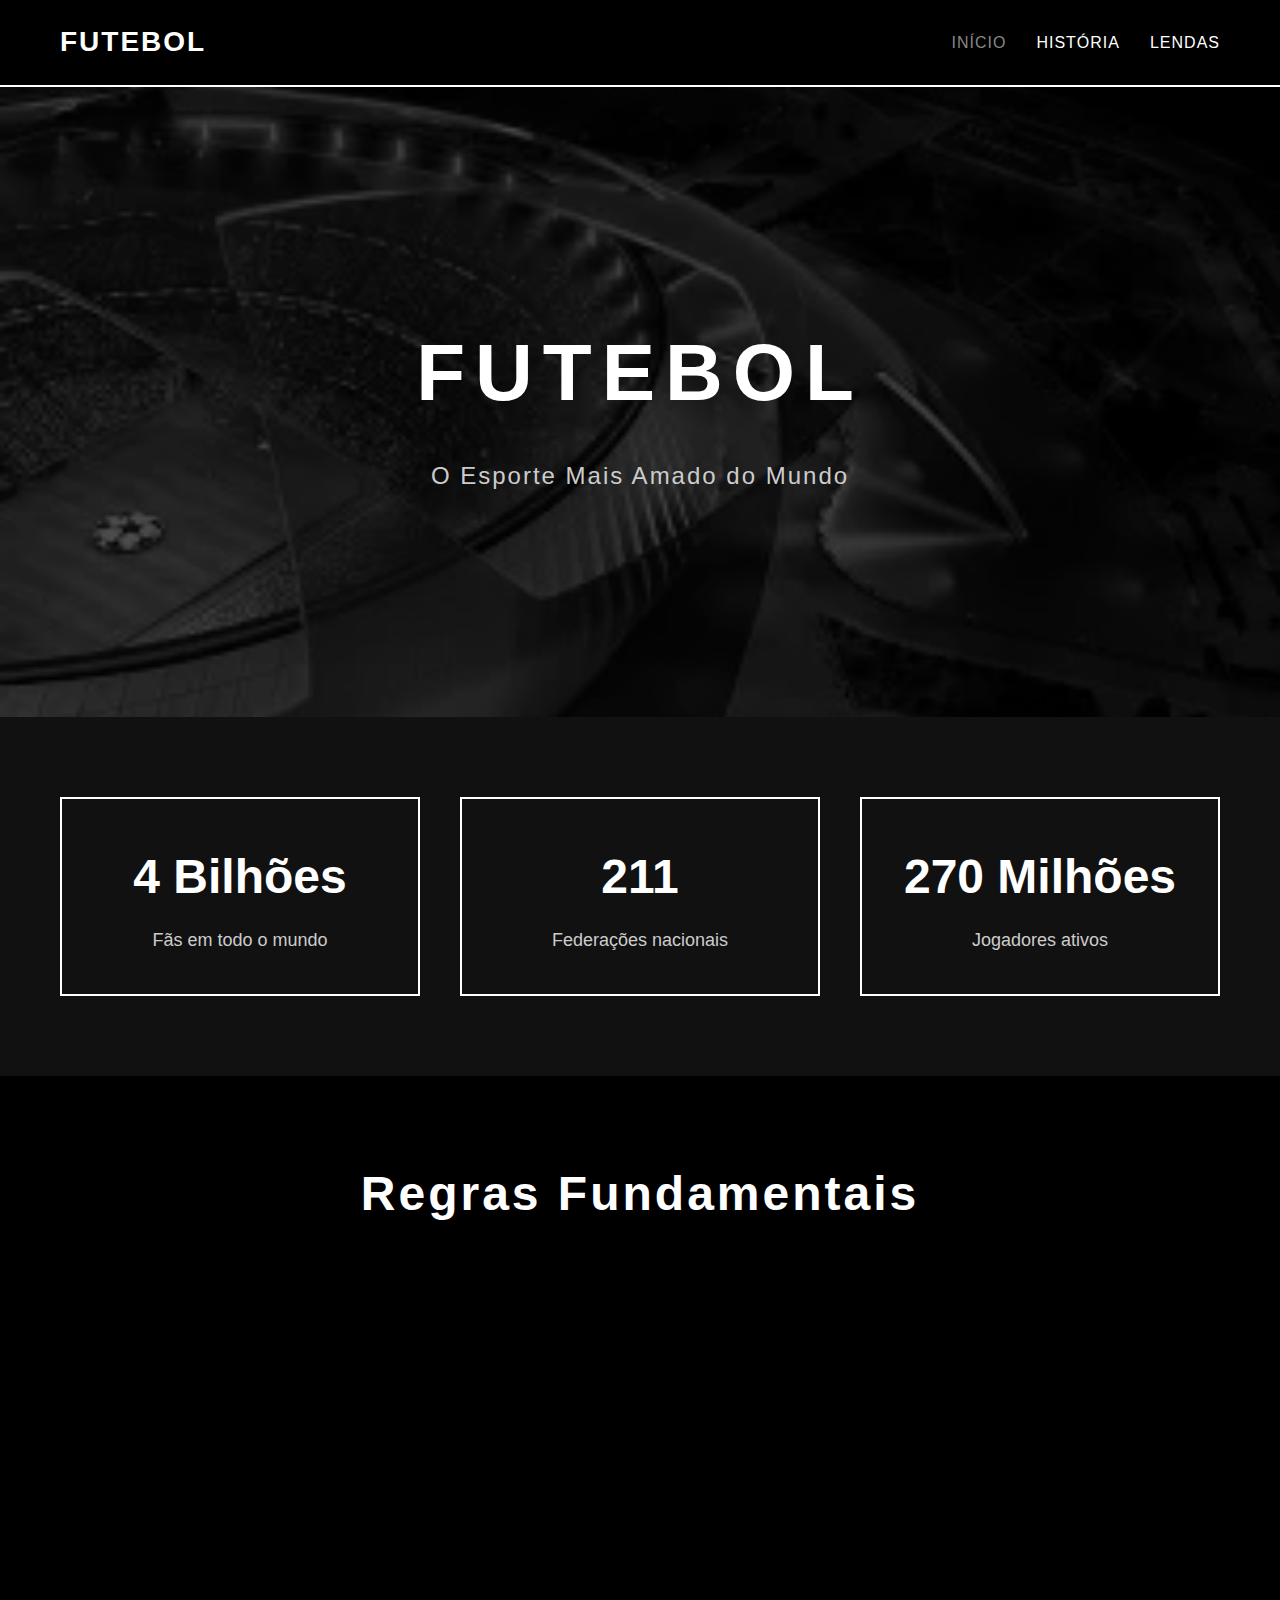
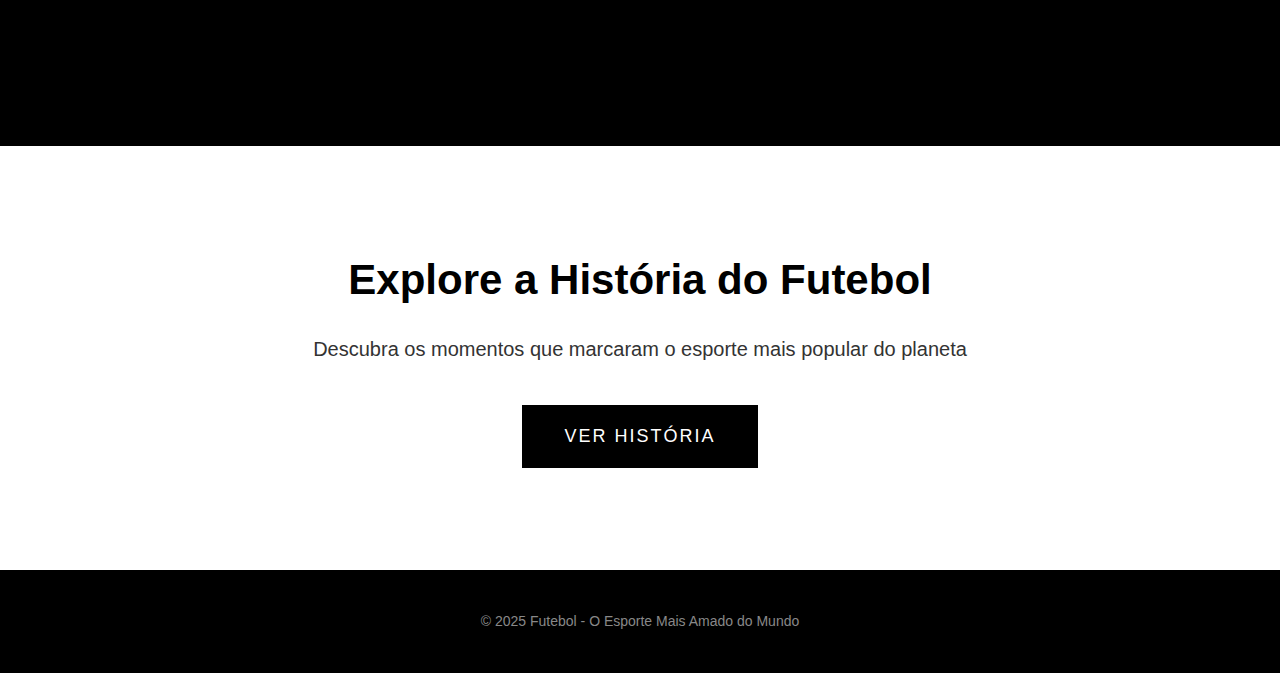
<file: index.html>
<!DOCTYPE html>
<html lang="pt-BR">
<head>
    <meta charset="UTF-8">
    <meta name="viewport" content="width=device-width, initial-scale=1.0">
    <title>Futebol - O Esporte Mais Amado do Mundo</title>
    <link rel="stylesheet" href="css/styles.css">
</head>
<body>
    <nav class="navbar">
        <div class="nav-container">
            <a href="index.html" class="logo">FUTEBOL</a>
            <ul class="nav-menu">
                <li><a href="index.html" class="active">Início</a></li>
                <li><a href="historia.html">História</a></li>
                <li><a href="lendas.html">Lendas</a></li>
            </ul>
        </div>
    </nav>

    <main>
        <section class="hero">
            <div class="hero-content">
                <h1>FUTEBOL</h1>
                <p class="hero-subtitle">O Esporte Mais Amado do Mundo</p>
            </div>
            <img src="/images/champions.webp " width="100" height="300" alt="Estádio de futebol" class="hero-image">
        </section>

        <section class="stats">
            <div class="container">
                <div class="stats-grid">
                    <div class="stat-card">
                        <h2>4 Bilhões</h2>
                        <p>Fãs em todo o mundo</p>
                    </div>
                    <div class="stat-card">
                        <h2>211</h2>
                        <p>Federações nacionais</p>
                    </div>
                    <div class="stat-card">
                        
                        <h2>270 Milhões</h2>
                        <p>Jogadores ativos</p>
                    </div>
                </div>
            </div>
        </section>

        <section class="rules">
            <div class="container">
                <h2 class="section-title">Regras Fundamentais</h2>
                <div class="rules-grid">
                    <div class="rule-card">
                        <div class="rule-number">11</div>
                        <h3>Jogadores</h3>
                        <p>Cada time possui 11 jogadores em campo, incluindo o goleiro</p>
                    </div>
                    <div class="rule-card">
                        <div class="rule-number">90</div>
                        <h3>Minutos</h3>
                        <p>Duração da partida dividida em dois tempos de 45 minutos</p>
                    </div>
                    <div class="rule-card">
                        <div class="rule-number">3</div>
                        <h3>Pontos</h3>
                        <p>Vitória vale 3 pontos, empate 1 ponto, derrota 0 pontos</p>
                    </div>
                    <div class="rule-card">
                        <div class="rule-number">⚽</div>
                        <h3>Objetivo</h3>
                        <p>Marcar mais gols que o adversário usando qualquer parte do corpo exceto mãos e braços</p>
                    </div>
                </div>
            </div>
        </section>

        <section class="cta">
            <div class="container">
                <h2>Explore a História do Futebol</h2>
                <p>Descubra os momentos que marcaram o esporte mais popular do planeta</p>
                <a href="historia.html" class="btn">Ver História</a>
            </div>
        </section>
    </main>

    <footer>
        <div class="container">
            <p>&copy; 2025 Futebol - O Esporte Mais Amado do Mundo</p>
        </div>
    </footer>

    <script src="script.js"></script>
</body>
</html>
</file>
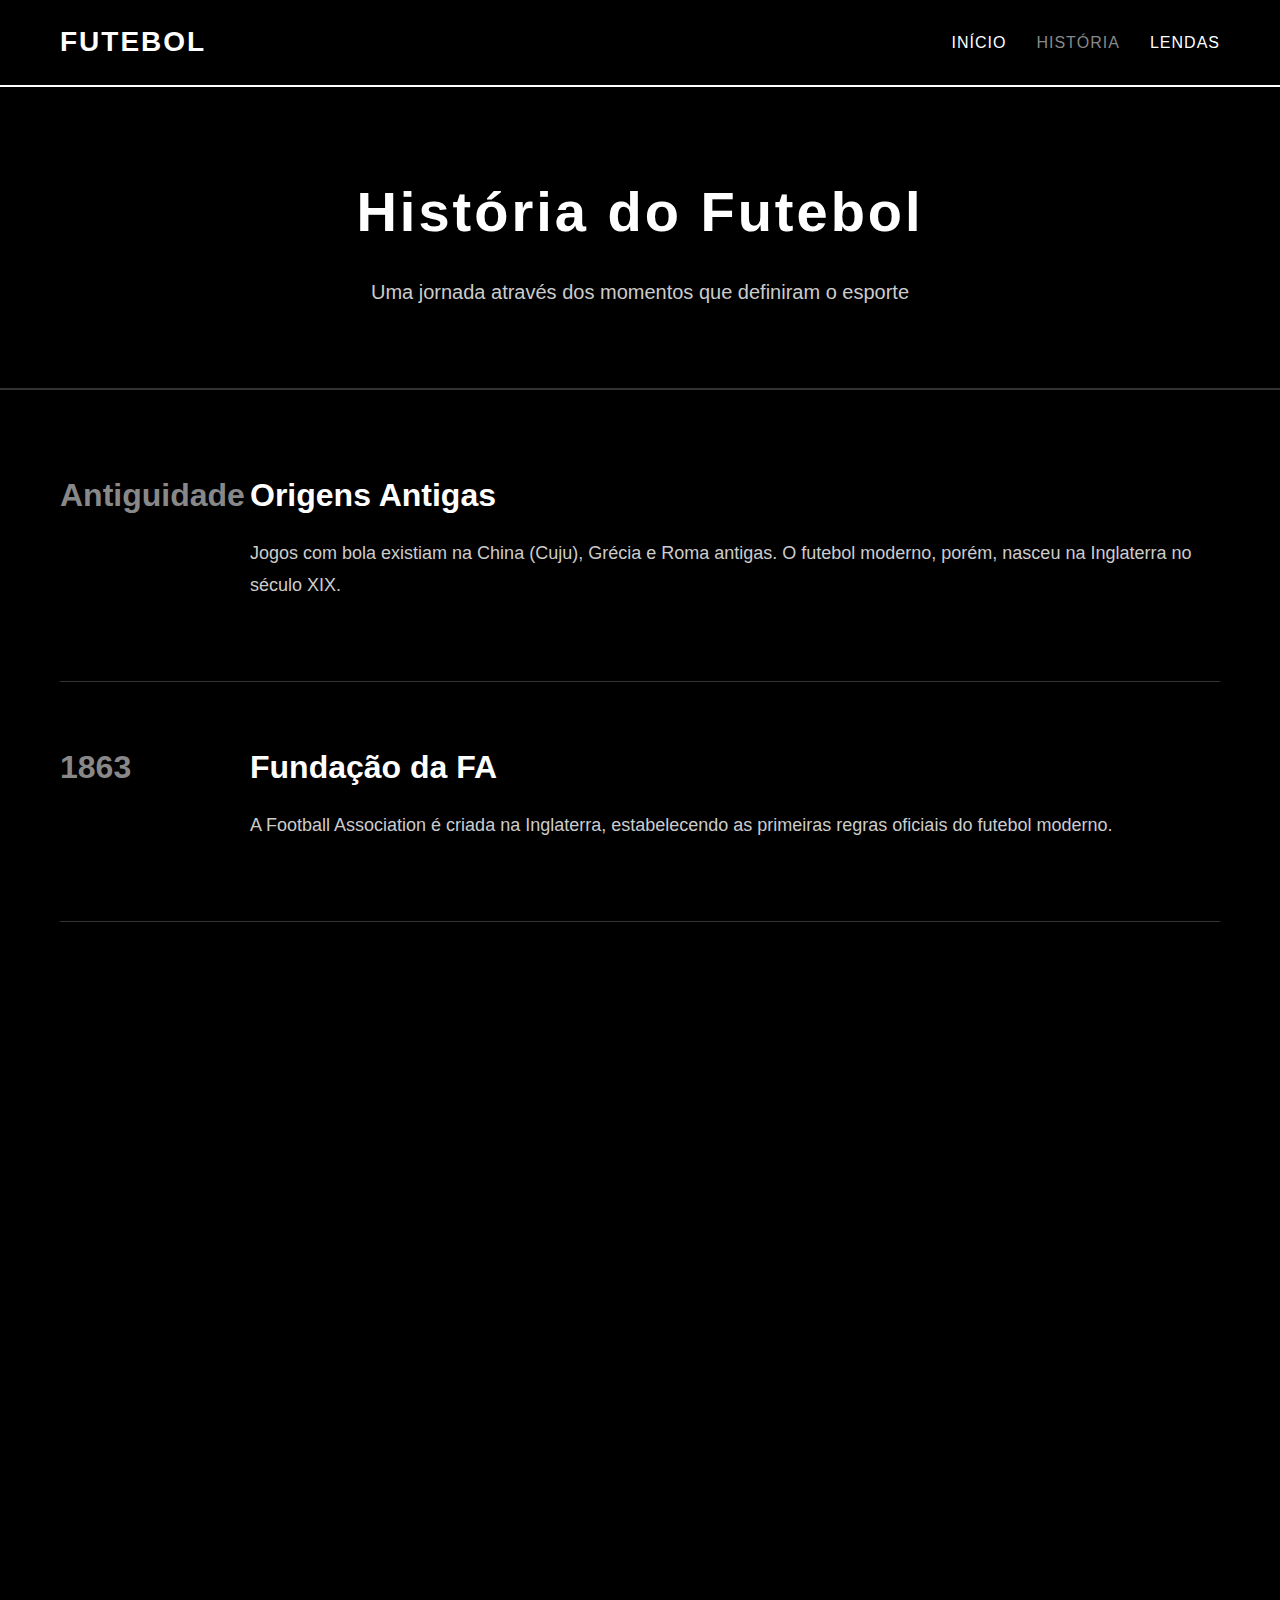
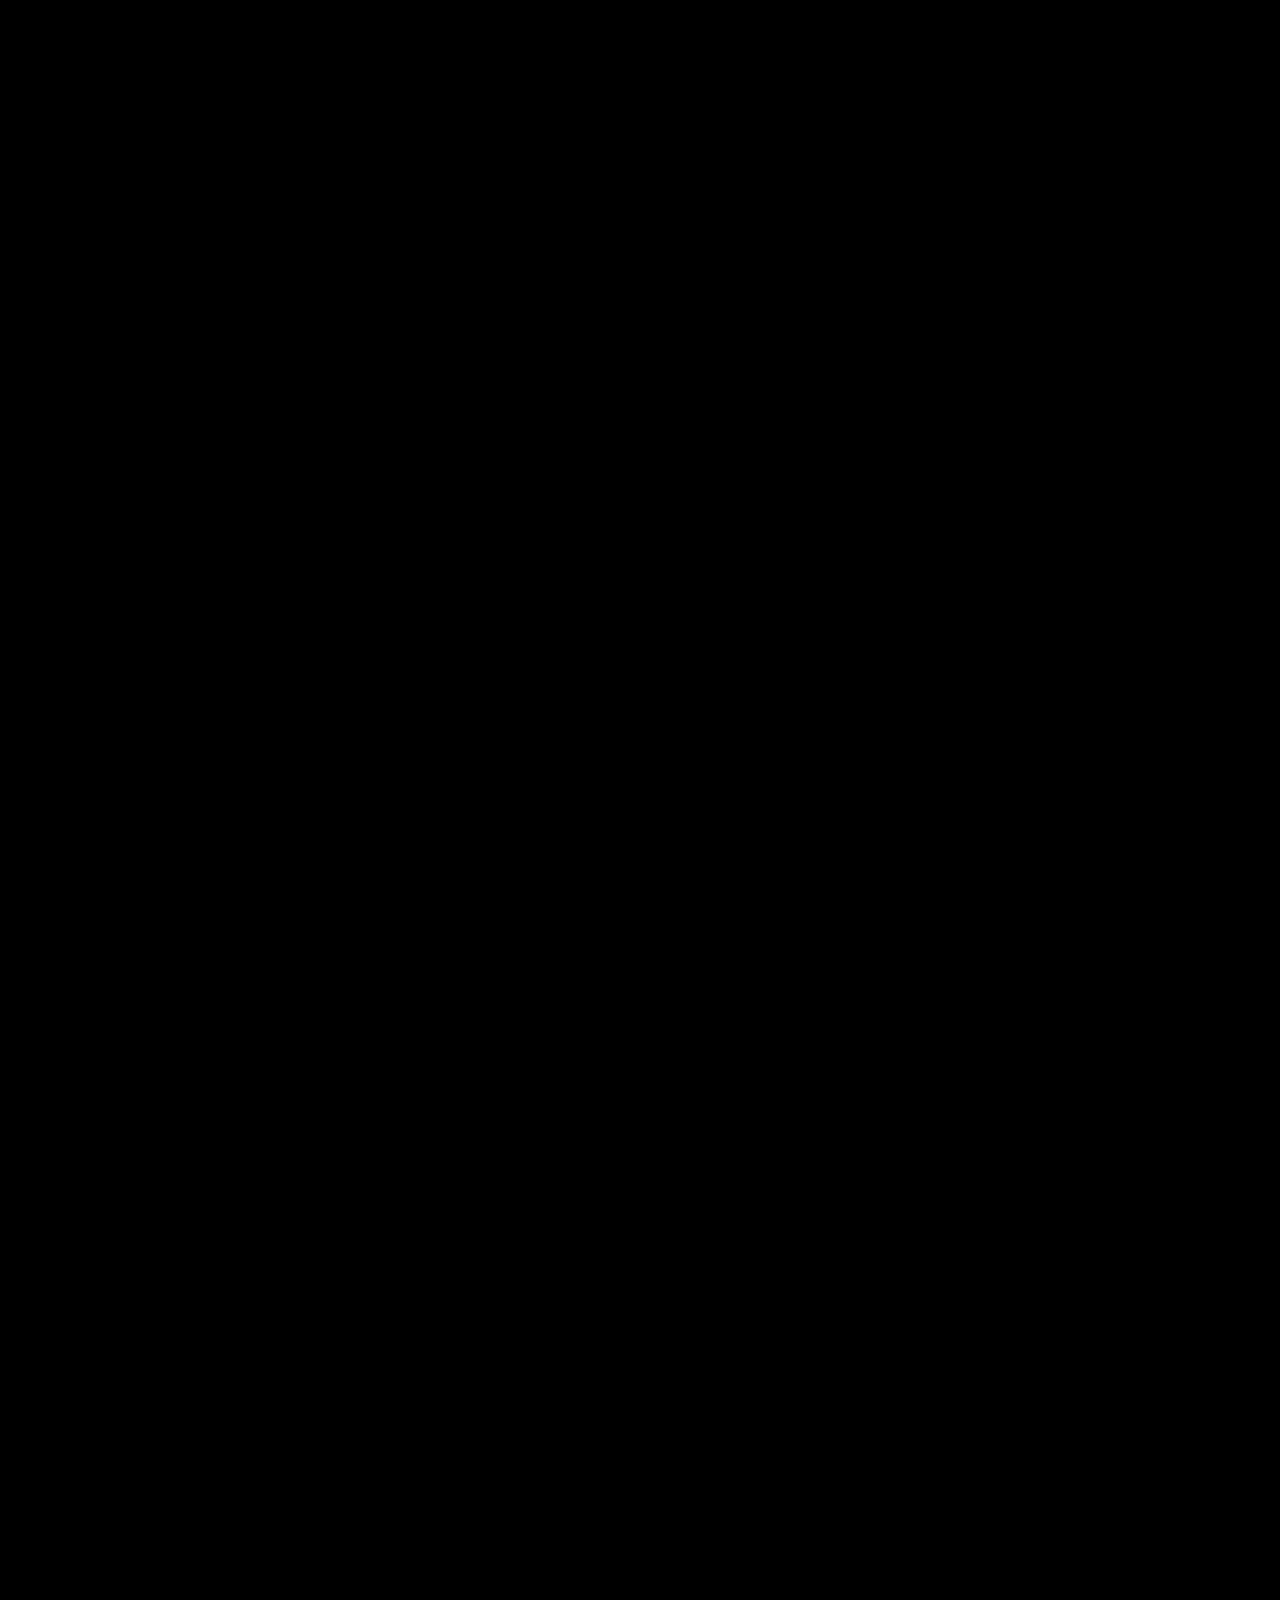
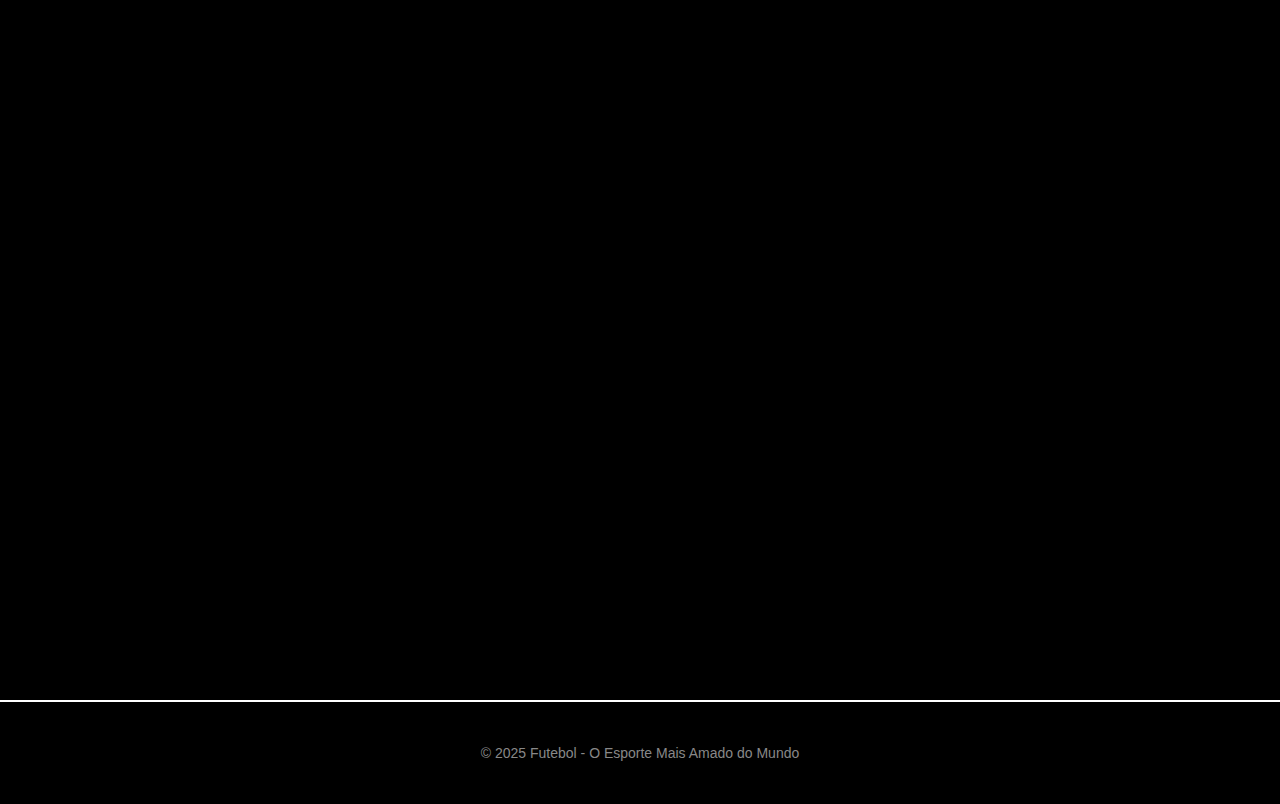
<file: historia.html>
<!DOCTYPE html>
<html lang="pt-BR">
<head>
    <meta charset="UTF-8">
    <meta name="viewport" content="width=device-width, initial-scale=1.0">
    <title>História do Futebol</title>
    <link rel="stylesheet" href="css/styles.css">
</head>
<body>
    <nav class="navbar">
        <div class="nav-container">
            <a href="index.html" class="logo">FUTEBOL</a>
            <ul class="nav-menu">
                <li><a href="index.html">Início</a></li>
                <li><a href="historia.html" class="active">História</a></li>
                <li><a href="lendas.html">Lendas</a></li>
            </ul>
        </div>
    </nav>

    <main>
        <section class="page-header">
            <div class="container">
                <h1>História do Futebol</h1>
                <p>Uma jornada através dos momentos que definiram o esporte</p>
            </div>
        </section>

        <section class="timeline">
            <div class="container">
                <div class="timeline-item">
                    <div class="timeline-year">Antiguidade</div>
                    <div class="timeline-content">
                        <h3>Origens Antigas</h3>
                        <p>Jogos com bola existiam na China (Cuju), Grécia e Roma antigas. O futebol moderno, porém, nasceu na Inglaterra no século XIX.</p>
                    </div>
                </div>

                <div class="timeline-item">
                    <div class="timeline-year">1863</div>
                    <div class="timeline-content">
                        <h3>Fundação da FA</h3>
                        <p>A Football Association é criada na Inglaterra, estabelecendo as primeiras regras oficiais do futebol moderno.</p>
                    </div>
                </div>

                <div class="timeline-item">
                    <div class="timeline-year">1930</div>
                    <div class="timeline-content">
                        <h3>Primeira Copa do Mundo</h3>
                        <p>Uruguai sedia e vence a primeira Copa do Mundo FIFA, derrotando a Argentina por 4-2 na final.</p>
                        <img src="/images/copa1" width="300" height="200" alt="Copa de 1930">
                    </div>
                </div>

                <div class="timeline-item">
                    <div class="timeline-year">1950</div>
                    <div class="timeline-content">
                        <h3>Maracanazo</h3>
                        <p>Em um dos maiores choques da história, o Uruguai vence o Brasil por 2-1 no Maracanã, conquistando a Copa do Mundo diante de quase 200 mil torcedores brasileiros.</p>
                        <img src="/images/maracanzo.webp" width="300" height="200"alt="Maracanazo 1950">
                    </div>
                </div>

                <div class="timeline-item">
                    <div class="timeline-year">1986</div>
                    <div class="timeline-content">
                        <h3>Gol do Século</h3>
                        <p>Diego Maradona marca o "Gol do Século" contra a Inglaterra na Copa do Mundo, driblando meio time adversário.</p>
                        <img src="/images/papavel.jfif" width="300" height="200"alt="Gol do Século">
                    </div>
                </div>

                <div class="timeline-item">
                    <div class="timeline-year">2019</div>
                    <div class="timeline-content">
                        <h3>Virada em Lima</h3>
                        <p>O Flamengo protagoniza uma das maiores viradas da história do futebol sul-americano, vencendo o River Plate por 2-1 na final da Libertadores em Lima, com dois gols nos minutos finais.</p>
                        <img src="/images/pescoçodeouro.jpg" width="300" height="200" alt="Virada em Lima">
                    </div>
                </div>
            </div>
        </section>
    </main>

    <footer>
        <div class="container">
            <p>&copy; 2025 Futebol - O Esporte Mais Amado do Mundo</p>
        </div>
    </footer>

    <script src="script.js"></script>
</body>
</html>
</file>
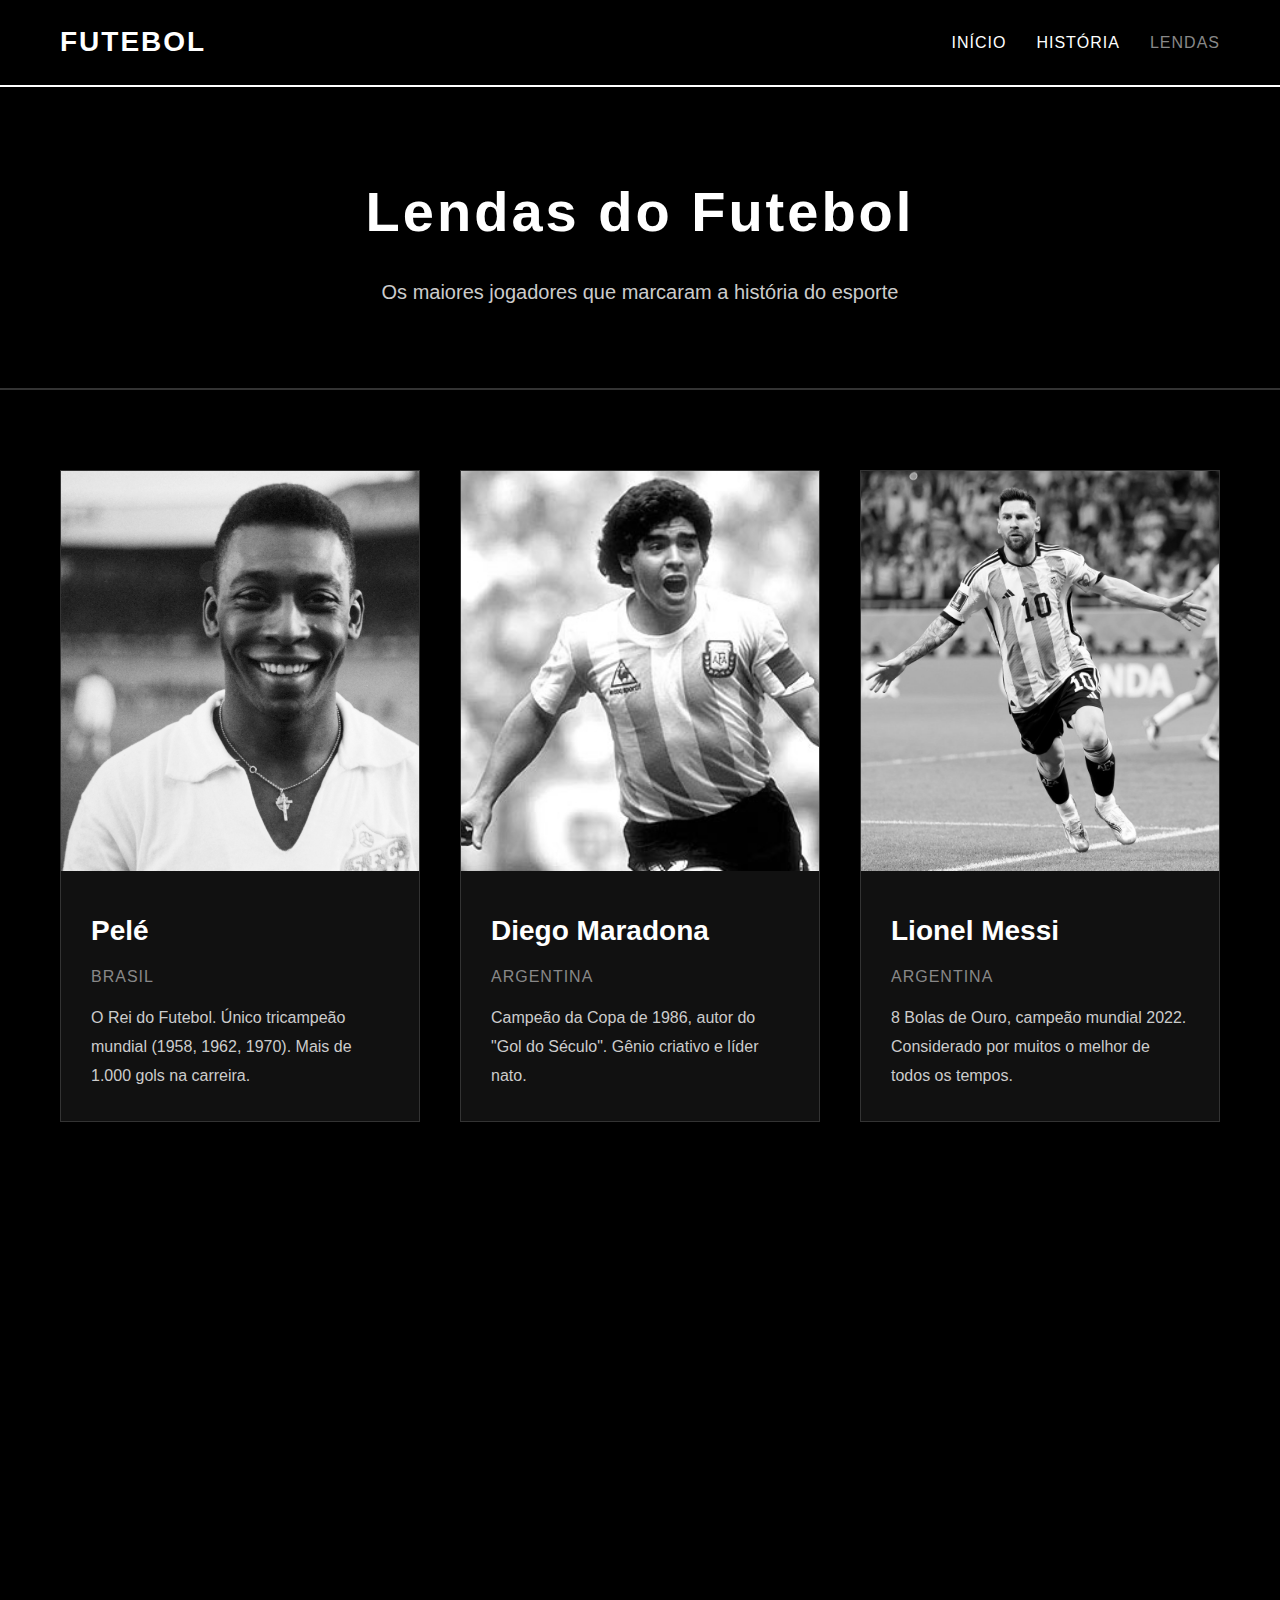
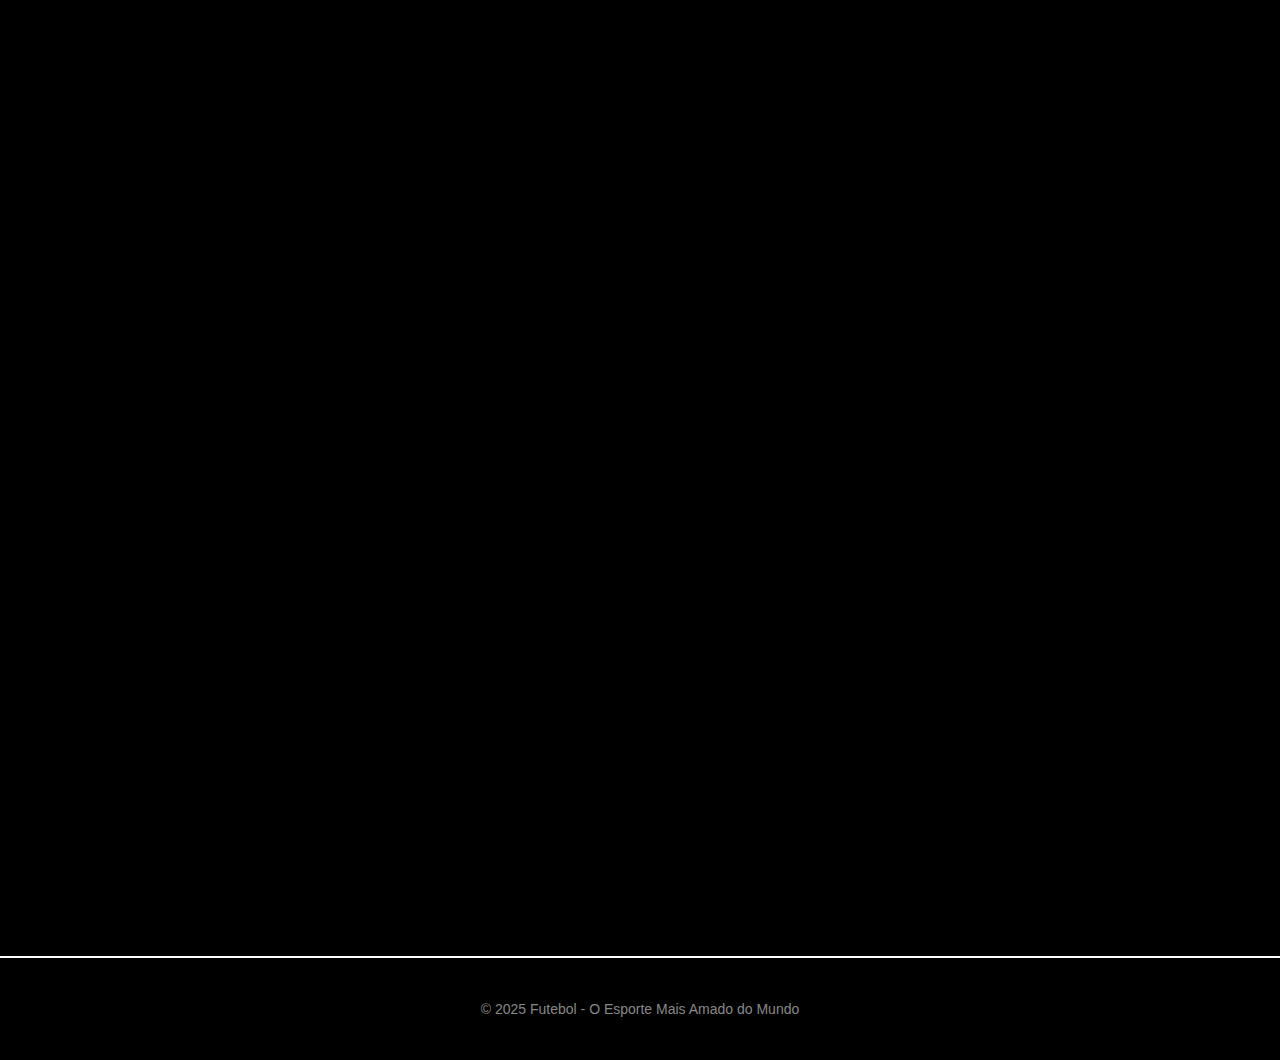
<file: lendas.html>
<!DOCTYPE html>
<html lang="pt-BR">
<head>
    <meta charset="UTF-8">
    <meta name="viewport" content="width=device-width, initial-scale=1.0">
    <title>Lendas do Futebol</title>
    <link rel="stylesheet" href="css/styles.css">
</head>
<body>
    <nav class="navbar">
        <div class="nav-container">
            <a href="index.html" class="logo">FUTEBOL</a>
            <ul class="nav-menu">
                <li><a href="index.html">Início</a></li>
                <li><a href="historia.html">História</a></li>
                <li><a href="lendas.html" class="active">Lendas</a></li>
            </ul>
        </div>
    </nav>

    <main>
        <section class="page-header">
            <div class="container">
                <h1>Lendas do Futebol</h1>
                <p>Os maiores jogadores que marcaram a história do esporte</p>
            </div>
        </section>

        <section class="legends">
            <div class="container">
                <div class="legends-grid">
                    <div class="legend-card">
                        <img src="/images/edsonarantes.jpg" alt="Pelé">
                        <div class="legend-info">
                            <h3>Pelé</h3>
                            <p class="legend-country">Brasil</p>
                            <p class="legend-desc">O Rei do Futebol. Único tricampeão mundial (1958, 1962, 1970). Mais de 1.000 gols na carreira.</p>
                        </div>
                    </div>

                    <div class="legend-card">
                        <img src="/images/maradona_1.jpg" width="300" height="200" alt="Maradona">
                        <div class="legend-info">
                            <h3>Diego Maradona</h3>
                            <p class="legend-country">Argentina</p>
                            <p class="legend-desc">Campeão da Copa de 1986, autor do "Gol do Século". Gênio criativo e líder nato.</p>
                        </div>
                    </div>

                    <div class="legend-card">
                        <img src="/images/messi.jpg" width="300" height="200" alt="Messi">
                        <div class="legend-info">
                            <h3>Lionel Messi</h3>
                            <p class="legend-country">Argentina</p>
                            <p class="legend-desc">8 Bolas de Ouro, campeão mundial 2022. Considerado por muitos o melhor de todos os tempos.</p>
                        </div>
                    </div>

                    <div class="legend-card">
                        <img src="/images/cr7.jpg" width="300" height="200" alt="Cristiano Ronaldo">
                        <div class="legend-info">
                            <h3>Cristiano Ronaldo</h3>
                            <p class="legend-country">Portugal</p>
                            <p class="legend-desc">5 Bolas de Ouro, maior artilheiro da história da Champions League. Atleta completo.</p>
                        </div>
                    </div>

                    <div class="legend-card">
                        <img src="/images/cruyff.jpg" width="300" height="200" alt="Cruyff">
                        <div class="legend-info">
                            <h3>Johan Cruyff</h3>
                            <p class="legend-country">Holanda</p>
                            <p class="legend-desc">Revolucionou o futebol com o "Futebol Total". 3 Bolas de Ouro consecutivas.</p>
                        </div>
                    </div>

                    <div class="legend-card">
                        <img src="/images/zidane.jpg" width="300" height="200" alt="Zidane">
                        <div class="legend-info">
                            <h3>Zinedine Zidane</h3>
                            <p class="legend-country">França</p>
                            <p class="legend-desc">Campeão mundial (1998) e europeu (2000). Elegância e técnica incomparáveis.</p>
                        </div>
                    </div>

                    <div class="legend-card">
                        <img src="/images/nazario.jpg" width="300" height="200" alt="Ronaldo">
                        <div class="legend-info">
                            <h3>Ronaldo Fenômeno</h3>
                            <p class="legend-country">Brasil</p>
                            <p class="legend-desc">Bicampeão mundial (1994, 2002). O atacante mais completo de sua geração.</p>
                        </div>
                    </div>

                    <div class="legend-card">
                        <img src="/images/Beckenbauer.webp" width="300" height="200" alt="Beckenbauer">
                        <div class="legend-info">
                            <h3>Franz Beckenbauer</h3>
                            <p class="legend-country">Alemanha</p>
                            <p class="legend-desc">O "Kaiser". Campeão mundial como jogador (1974) e técnico (1990).</p>
                        </div>
                    </div>

                    <div class="legend-card">
                        <img src="/images/Di Stéfano.webp" width="300" height="200" alt="Di Stéfano">
                        <div class="legend-info">
                            <h3>Alfredo Di Stéfano</h3>
                            <p class="legend-country">Argentina/Espanha</p>
                            <p class="legend-desc">Lenda do Real Madrid. 5 Champions League consecutivas nos anos 1950.</p>
                        </div>
                    </div>
                </div>
            </div>
        </section>
    </main>

    <footer>
        <div class="container">
            <p>&copy; 2025 Futebol - O Esporte Mais Amado do Mundo</p>
        </div>
    </footer>

    <script src="script.js"></script>
</body>
</html>
</file>
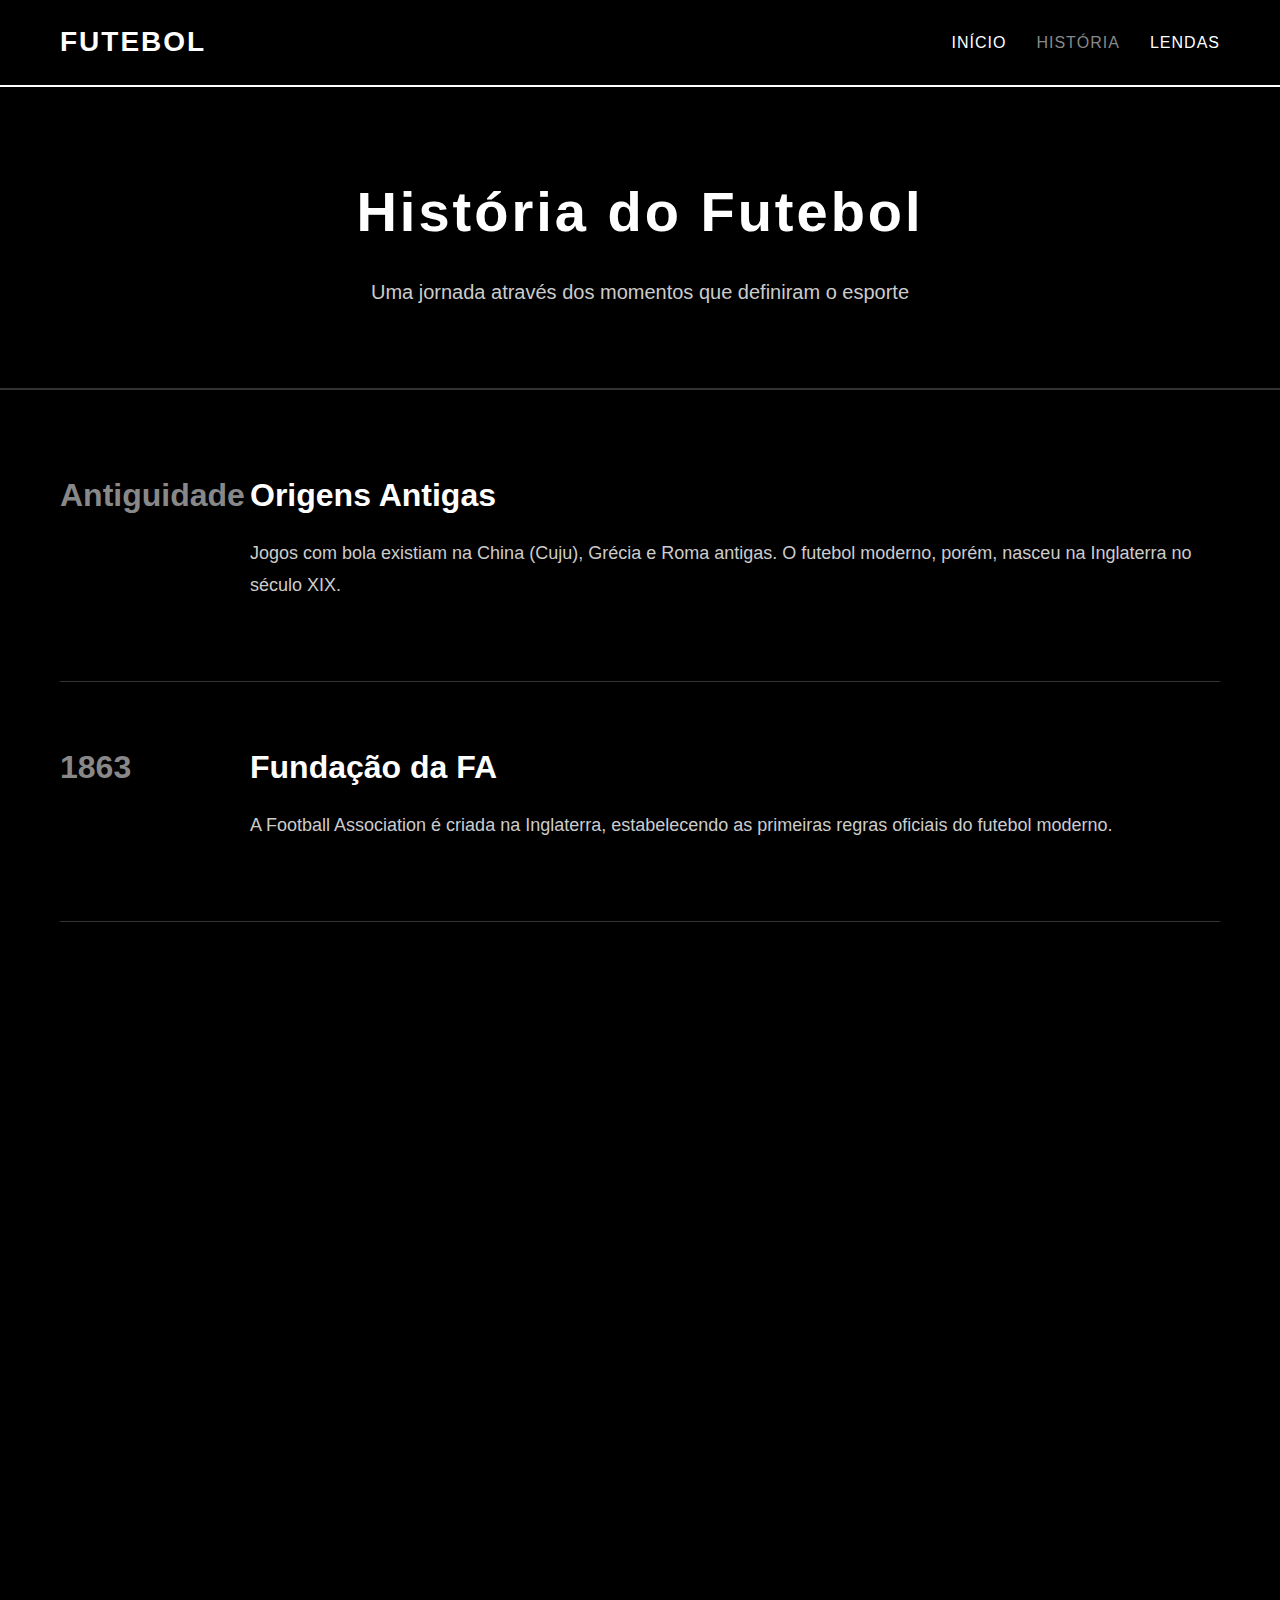
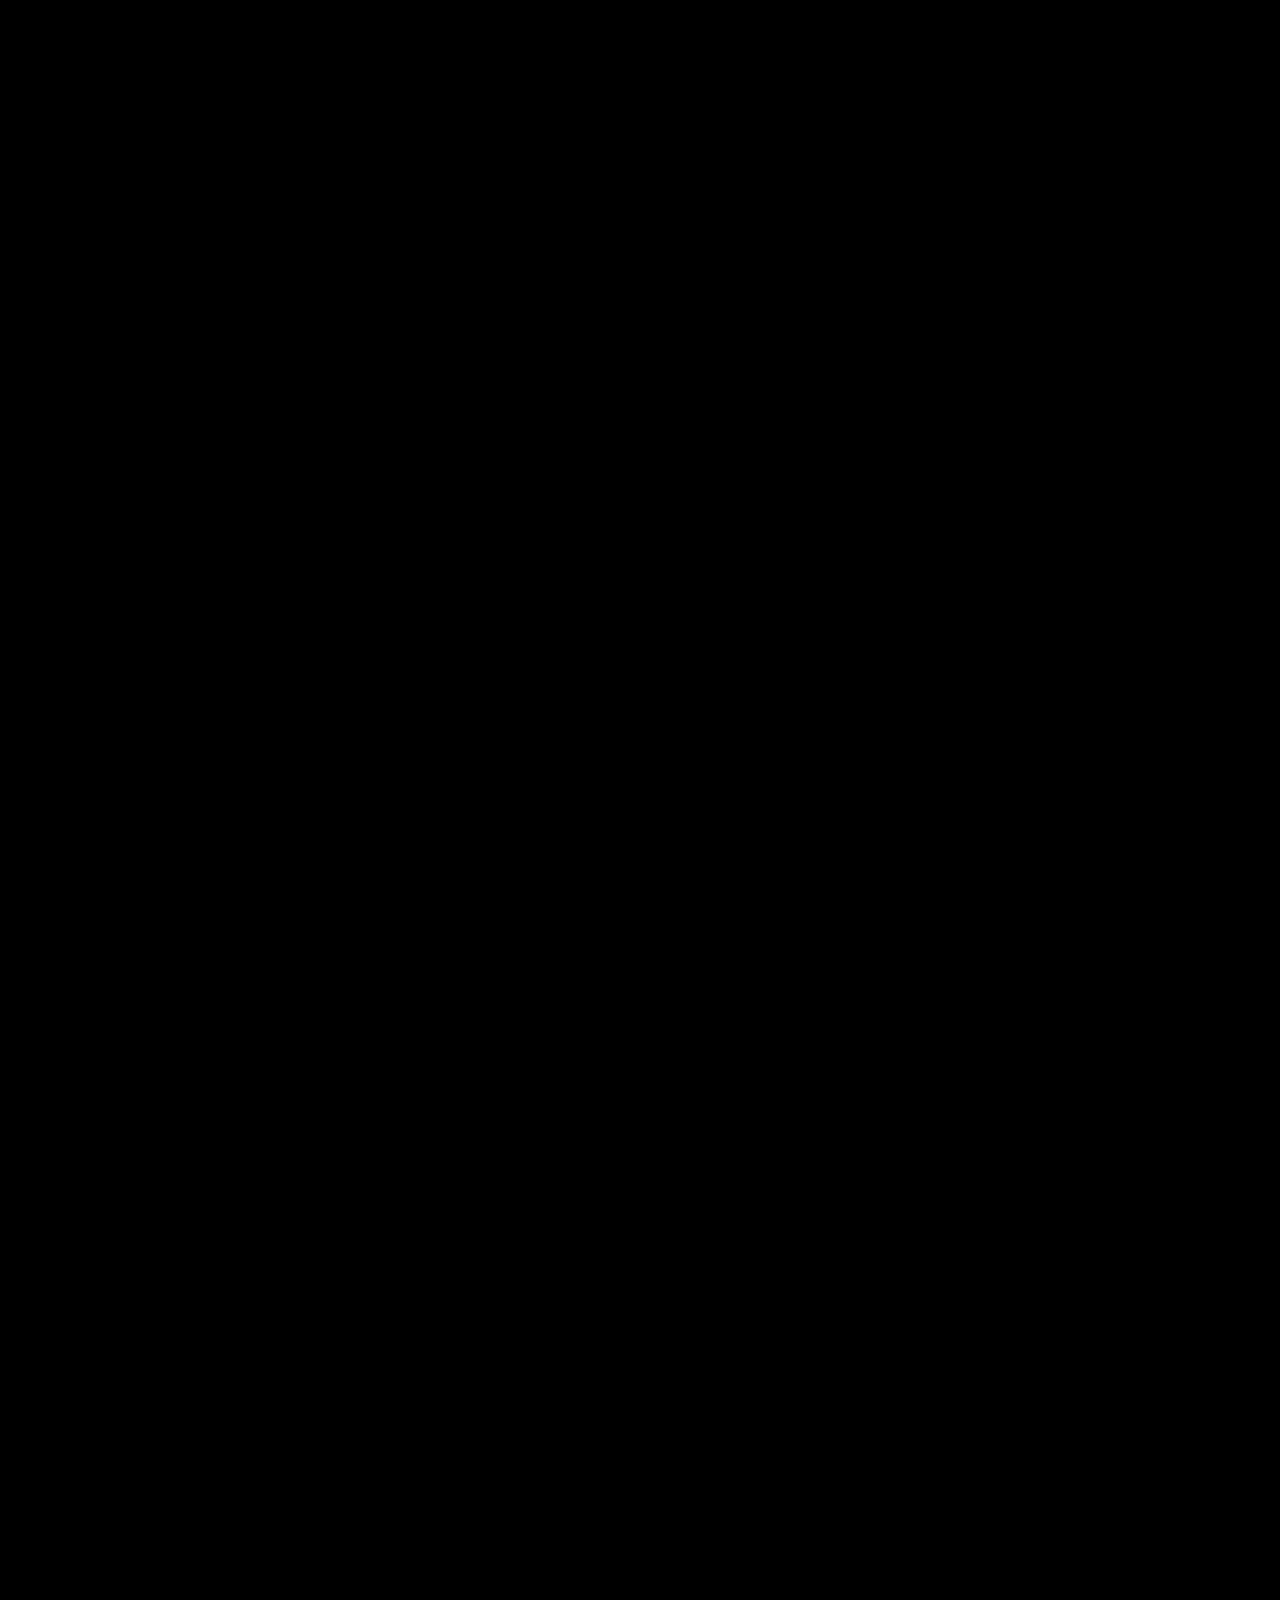
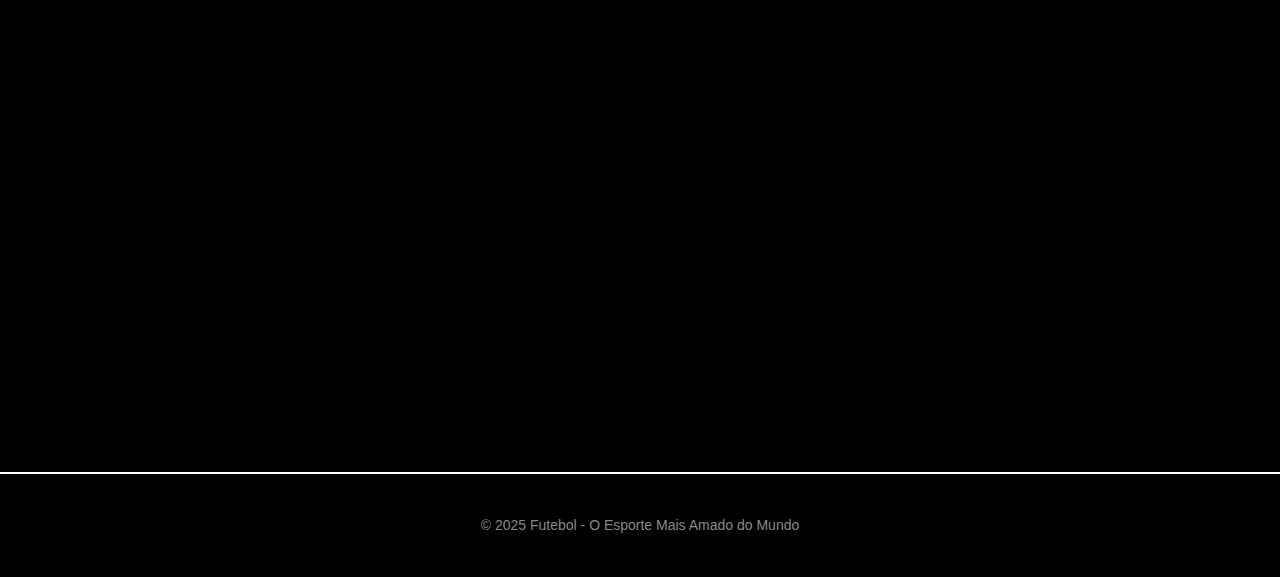
<file: futebol-main/historia.html>
<!DOCTYPE html>
<html lang="pt-BR">
<head>
    <meta charset="UTF-8">
    <meta name="viewport" content="width=device-width, initial-scale=1.0">
    <title>História do Futebol</title>
    <link rel="stylesheet" href="css/styles.css">
</head>
<body>
    <nav class="navbar">
        <div class="nav-container">
            <a href="index.html" class="logo">FUTEBOL</a>
            <ul class="nav-menu">
                <li><a href="index.html">Início</a></li>
                <li><a href="historia.html" class="active">História</a></li>
                <li><a href="lendas.html">Lendas</a></li>
            </ul>
        </div>
    </nav>

    <main>
        <section class="page-header">
            <div class="container">
                <h1>História do Futebol</h1>
                <p>Uma jornada através dos momentos que definiram o esporte</p>
            </div>
        </section>

        <section class="timeline">
            <div class="container">
                <div class="timeline-item">
                    <div class="timeline-year">Antiguidade</div>
                    <div class="timeline-content">
                        <h3>Origens Antigas</h3>
                        <p>Jogos com bola existiam na China (Cuju), Grécia e Roma antigas. O futebol moderno, porém, nasceu na Inglaterra no século XIX.</p>
                    </div>
                </div>

                <div class="timeline-item">
                    <div class="timeline-year">1863</div>
                    <div class="timeline-content">
                        <h3>Fundação da FA</h3>
                        <p>A Football Association é criada na Inglaterra, estabelecendo as primeiras regras oficiais do futebol moderno.</p>
                    </div>
                </div>

                <div class="timeline-item">
                    <div class="timeline-year">1930</div>
                    <div class="timeline-content">
                        <h3>Primeira Copa do Mundo</h3>
                        <p>Uruguai sedia e vence a primeira Copa do Mundo FIFA, derrotando a Argentina por 4-2 na final.</p>
                        <img src="images/1copa.jpeg" width="300" height="200" alt="Copa de 1930">
                    </div>
                </div>

                <div class="timeline-item">
                    <div class="timeline-year">1950</div>
                    <div class="timeline-content">
                        <h3>Maracanazo</h3>
                        <p>Em um dos maiores choques da história, o Uruguai vence o Brasil por 2-1 no Maracanã, conquistando a Copa do Mundo diante de quase 200 mil torcedores brasileiros.</p>
                        <img src="images/maracanaço.webp" width="300" height="200"alt="Maracanazo 1950">
                    </div>
                </div>

                <div class="timeline-item">
                    <div class="timeline-year">1986</div>
                    <div class="timeline-content">
                        <h3>Gol do Século</h3>
                        <p>Diego Maradona marca o "Gol do Século" contra a Inglaterra na Copa do Mundo, driblando meio time adversário.</p>
                        <img src="images/maradona golaço.jpg" width="300" height="200"alt="Gol do Século">
                    </div>
                </div>

                <div class="timeline-item">
                    <div class="timeline-year">2019</div>
                    <div class="timeline-content">
                        <h3>Virada em Lima</h3>
                        <p>O Flamengo protagoniza uma das maiores viradas da história do futebol sul-americano, vencendo o River Plate por 2-1 na final da Libertadores em Lima, com dois gols nos minutos finais.</p>
                        <img src="images/falmengo.jpeg" width="300" height="200" alt="Virada em Lima">
                    </div>
                </div>
            </div>
        </section>
    </main>

    <footer>
        <div class="container">
            <p>&copy; 2025 Futebol - O Esporte Mais Amado do Mundo</p>
        </div>
    </footer>

    <script src="script.js"></script>
</body>
</html>
</file>
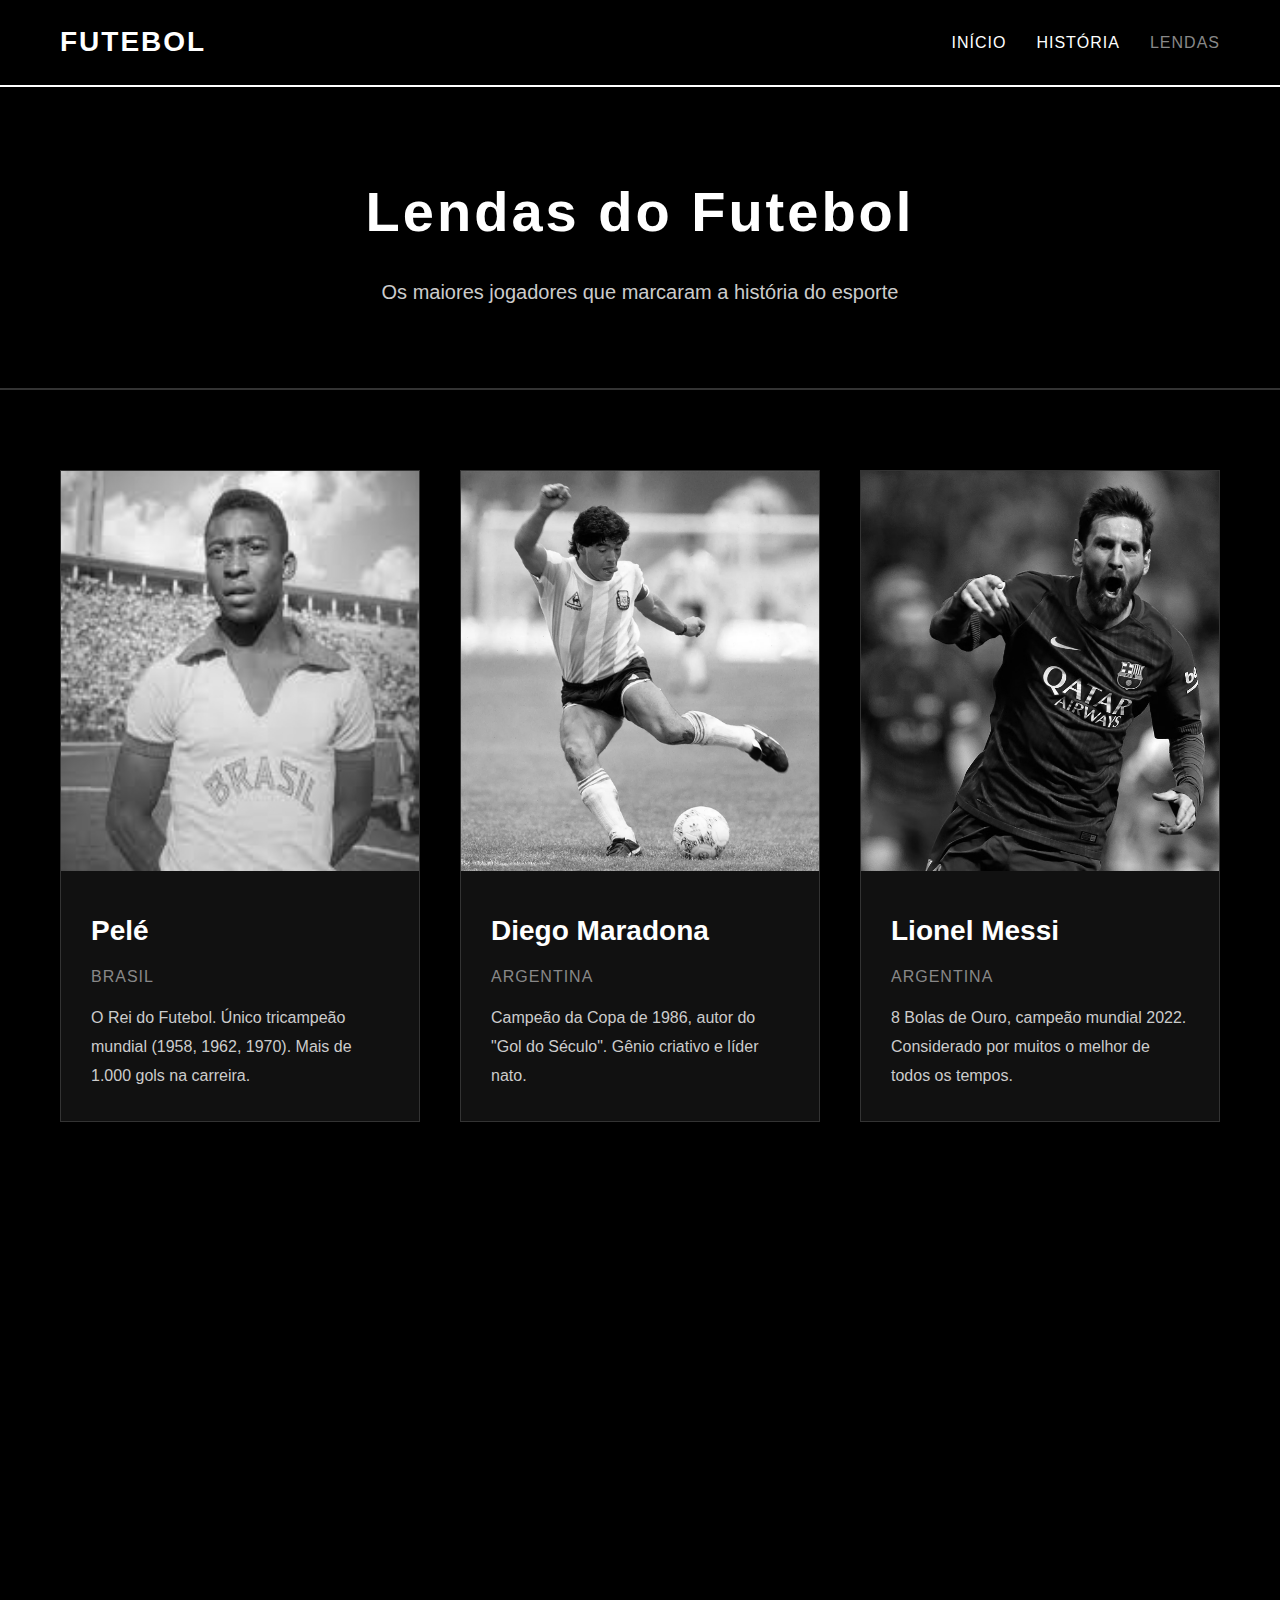
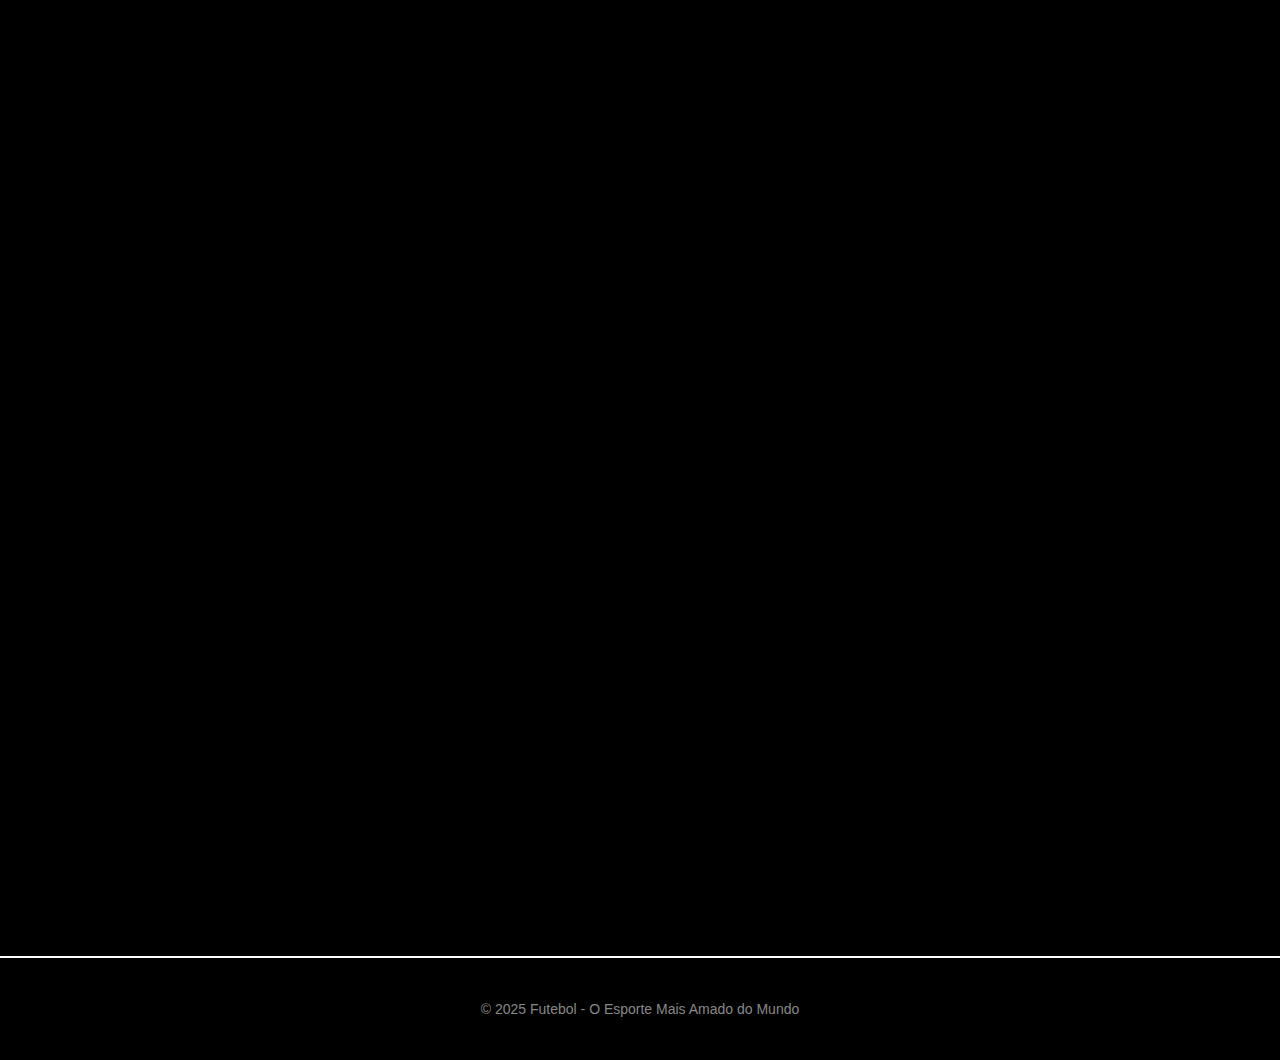
<file: futebol-main/lendas.html>
<!DOCTYPE html>
<html lang="pt-BR">
<head>
    <meta charset="UTF-8">
    <meta name="viewport" content="width=device-width, initial-scale=1.0">
    <title>Lendas do Futebol</title>
    <link rel="stylesheet" href="css/styles.css">
</head>
<body>
    <nav class="navbar">
        <div class="nav-container">
            <a href="index.html" class="logo">FUTEBOL</a>
            <ul class="nav-menu">
                <li><a href="index.html">Início</a></li>
                <li><a href="historia.html">História</a></li>
                <li><a href="lendas.html" class="active">Lendas</a></li>
            </ul>
        </div>
    </nav>

    <main>
        <section class="page-header">
            <div class="container">
                <h1>Lendas do Futebol</h1>
                <p>Os maiores jogadores que marcaram a história do esporte</p>
            </div>
        </section>

        <section class="legends">
            <div class="container">
                <div class="legends-grid">
                    <div class="legend-card">
                        <img src="images/pele.jpeg" alt="Pelé">
                        <div class="legend-info">
                            <h3>Pelé</h3>
                            <p class="legend-country">Brasil</p>
                            <p class="legend-desc">O Rei do Futebol. Único tricampeão mundial (1958, 1962, 1970). Mais de 1.000 gols na carreira.</p>
                        </div>
                    </div>

                    <div class="legend-card">
                        <img src="images/maradona.webp" alt="Maradona">
                        <div class="legend-info">
                            <h3>Diego Maradona</h3>
                            <p class="legend-country">Argentina</p>
                            <p class="legend-desc">Campeão da Copa de 1986, autor do "Gol do Século". Gênio criativo e líder nato.</p>
                        </div>
                    </div>

                    <div class="legend-card">
                        <img src="images/messias.avif" alt="Messi">
                        <div class="legend-info">
                            <h3>Lionel Messi</h3>
                            <p class="legend-country">Argentina</p>
                            <p class="legend-desc">8 Bolas de Ouro, campeão mundial 2022. Considerado por muitos o melhor de todos os tempos.</p>
                        </div>
                    </div>

                    <div class="legend-card">
                        <img src="images/cr7.jpeg" alt="Cristiano Ronaldo">
                        <div class="legend-info">
                            <h3>Cristiano Ronaldo</h3>
                            <p class="legend-country">Portugal</p>
                            <p class="legend-desc">5 Bolas de Ouro, maior artilheiro da história da Champions League. Atleta completo.</p>
                        </div>
                    </div>

                    <div class="legend-card">
                        <img src="images/jc.jpg" alt="Cruyff">
                        <div class="legend-info">
                            <h3>Johan Cruyff</h3>
                            <p class="legend-country">Holanda</p>
                            <p class="legend-desc">Revolucionou o futebol com o "Futebol Total". 3 Bolas de Ouro consecutivas.</p>
                        </div>
                    </div>

                    <div class="legend-card">
                        <img src="images/zidane.webp" alt="Zidane">
                        <div class="legend-info">
                            <h3>Zinedine Zidane</h3>
                            <p class="legend-country">França</p>
                            <p class="legend-desc">Campeão mundial (1998) e europeu (2000). Elegância e técnica incomparáveis.</p>
                        </div>
                    </div>

                    <div class="legend-card">
                        <img src="images/fenomeno.jpeg" alt="Ronaldo">
                        <div class="legend-info">
                            <h3>Ronaldo Fenômeno</h3>
                            <p class="legend-country">Brasil</p>
                            <p class="legend-desc">Bicampeão mundial (1994, 2002). O atacante mais completo de sua geração.</p>
                        </div>
                    </div>

                    <div class="legend-card">
                        <img src="images/benckenbau.avif" alt="Beckenbauer">
                        <div class="legend-info">
                            <h3>Franz Beckenbauer</h3>
                            <p class="legend-country">Alemanha</p>
                            <p class="legend-desc">O "Kaiser". Campeão mundial como jogador (1974) e técnico (1990).</p>
                        </div>
                    </div>

                    <div class="legend-card">
                        <img src="images/distefany.jpeg" alt="Di Stéfano">
                        <div class="legend-info">
                            <h3>Alfredo Di Stéfano</h3>
                            <p class="legend-country">Argentina/Espanha</p>
                            <p class="legend-desc">Lenda do Real Madrid. 5 Champions League consecutivas nos anos 1950.</p>
                        </div>
                    </div>
                </div>
            </div>
        </section>
    </main>

    <footer>
        <div class="container">
            <p>&copy; 2025 Futebol - O Esporte Mais Amado do Mundo</p>
        </div>
    </footer>

    <script src="script.js"></script>
</body>
</html>
</file>
<file: css/styles.css>
* {
  margin: 0;
  padding: 0;
  box-sizing: border-box;
}

body {
  font-family: "Arial", sans-serif;
  background-color: #000;
  color: #fff;
  line-height: 1.6;
}

.container {
  max-width: 1200px;
  margin: 0 auto;
  padding: 0 20px;
}

/* Navbar */
.navbar {
  background-color: #000;
  border-bottom: 2px solid #fff;
  position: sticky;
  top: 0;
  z-index: 1000;
}

.nav-container {
  max-width: 1200px;
  margin: 0 auto;
  padding: 20px;
  display: flex;
  justify-content: space-between;
  align-items: center;
}

.logo {
  font-size: 28px;
  font-weight: bold;
  color: #fff;
  text-decoration: none;
  letter-spacing: 2px;
}

.nav-menu {
  display: flex;
  list-style: none;
  gap: 30px;
}

.nav-menu a {
  color: #fff;
  text-decoration: none;
  font-size: 16px;
  text-transform: uppercase;
  letter-spacing: 1px;
  transition: color 0.3s;
}

.nav-menu a:hover,
.nav-menu a.active {
  color: #888;
}

/* Hero Section */
.hero {
  position: relative;
  height: 70vh;
  display: flex;
  align-items: center;
  justify-content: center;
  overflow: hidden;
}

.hero-image {
  position: absolute;
  width: 100%;
  height: 100%;
  object-fit: cover;
  opacity: 0.3;
  filter: grayscale(100%);
}

.hero-content {
  position: relative;
  z-index: 1;
  text-align: center;
}

.hero h1 {
  font-size: 80px;
  font-weight: bold;
  letter-spacing: 10px;
  margin-bottom: 20px;
}

.hero-subtitle {
  font-size: 24px;
  letter-spacing: 2px;
  color: #ccc;
}

/* Stats Section */
.stats {
  padding: 80px 0;
  background-color: #111;
}

.stats-grid {
  display: grid;
  grid-template-columns: repeat(auto-fit, minmax(250px, 1fr));
  gap: 40px;
}

.stat-card {
  text-align: center;
  padding: 40px;
  border: 2px solid #fff;
  transition: transform 0.3s;
}

.stat-card:hover {
  transform: translateY(-10px);
}

.stat-card h2 {
  font-size: 48px;
  margin-bottom: 10px;
}

.stat-card p {
  font-size: 18px;
  color: #ccc;
}

/* Rules Section */
.rules {
  padding: 80px 0;
}

.section-title {
  text-align: center;
  font-size: 48px;
  margin-bottom: 60px;
  letter-spacing: 3px;
}

.rules-grid {
  display: grid;
  grid-template-columns: repeat(auto-fit, minmax(250px, 1fr));
  gap: 30px;
}

.rule-card {
  background-color: #111;
  padding: 40px;
  text-align: center;
  border: 1px solid #333;
  transition: border-color 0.3s;
}

.rule-card:hover {
  border-color: #fff;
}

.rule-number {
  font-size: 64px;
  font-weight: bold;
  margin-bottom: 20px;
}

.rule-card h3 {
  font-size: 24px;
  margin-bottom: 15px;
}

.rule-card p {
  color: #ccc;
  line-height: 1.8;
}

/* CTA Section */
.cta {
  padding: 100px 0;
  background-color: #fff;
  color: #000;
  text-align: center;
}

.cta h2 {
  font-size: 42px;
  margin-bottom: 20px;
}

.cta p {
  font-size: 20px;
  margin-bottom: 40px;
  color: #333;
}

.btn {
  display: inline-block;
  padding: 15px 40px;
  background-color: #000;
  color: #fff;
  text-decoration: none;
  font-size: 18px;
  text-transform: uppercase;
  letter-spacing: 2px;
  border: 2px solid #000;
  transition: all 0.3s;
}

.btn:hover {
  background-color: #fff;
  color: #000;
}

/* Page Header */
.page-header {
  padding: 80px 0;
  text-align: center;
  border-bottom: 2px solid #333;
}

.page-header h1 {
  font-size: 56px;
  margin-bottom: 20px;
  letter-spacing: 3px;
}

.page-header p {
  font-size: 20px;
  color: #ccc;
}

/* Timeline */
.timeline {
  padding: 80px 0;
}

.timeline-item {
  display: grid;
  grid-template-columns: 150px 1fr;
  gap: 40px;
  margin-bottom: 60px;
  padding-bottom: 60px;
  border-bottom: 1px solid #333;
}

.timeline-item:last-child {
  border-bottom: none;
}

.timeline-year {
  font-size: 32px;
  font-weight: bold;
  color: #888;
}

.timeline-content h3 {
  font-size: 32px;
  margin-bottom: 15px;
}

.timeline-content p {
  font-size: 18px;
  color: #ccc;
  line-height: 1.8;
  margin-bottom: 20px;
}

.timeline-content img {
  width: 100%;
  max-width: 600px;
  height: auto;
  margin-top: 20px;
  filter: grayscale(100%);
  border: 2px solid #333;
}

/* Legends */
.legends {
  padding: 80px 0;
}

.legends-grid {
  display: grid;
  grid-template-columns: repeat(auto-fill, minmax(300px, 1fr));
  gap: 40px;
}

.legend-card {
  background-color: #111;
  border: 1px solid #333;
  overflow: hidden;
  transition: transform 0.3s, border-color 0.3s;
}

.legend-card:hover {
  transform: translateY(-10px);
  border-color: #fff;
}

.legend-card img {
  width: 100%;
  height: 400px;
  object-fit: cover;
  filter: grayscale(100%);
}

.legend-info {
  padding: 30px;
}

.legend-info h3 {
  font-size: 28px;
  margin-bottom: 10px;
}

.legend-country {
  font-size: 16px;
  color: #888;
  margin-bottom: 15px;
  text-transform: uppercase;
  letter-spacing: 1px;
}

.legend-desc {
  font-size: 16px;
  color: #ccc;
  line-height: 1.8;
}

/* Footer */
footer {
  background-color: #000;
  border-top: 2px solid #fff;
  padding: 40px 0;
  text-align: center;
}

footer p {
  color: #888;
  font-size: 14px;
}

/* Responsive */
@media (max-width: 768px) {
  .hero h1 {
    font-size: 48px;
  }

  .hero-subtitle {
    font-size: 18px;
  }

  .nav-menu {
    gap: 15px;
  }

  .timeline-item {
    grid-template-columns: 1fr;
    gap: 20px;
  }

  .section-title {
    font-size: 36px;
  }

  .page-header h1 {
    font-size: 40px;
  }
}
</file>
<file: futebol-main/css/styles.css>
* {
  margin: 0;
  padding: 0;
  box-sizing: border-box;
}

body {
  font-family: "Arial", sans-serif;
  background-color: #000;
  color: #fff;
  line-height: 1.6;
}

.container {
  max-width: 1200px;
  margin: 0 auto;
  padding: 0 20px;
}

/* Navbar */
.navbar {
  background-color: #000;
  border-bottom: 2px solid #fff;
  position: sticky;
  top: 0;
  z-index: 1000;
}

.nav-container {
  max-width: 1200px;
  margin: 0 auto;
  padding: 20px;
  display: flex;
  justify-content: space-between;
  align-items: center;
}

.logo {
  font-size: 28px;
  font-weight: bold;
  color: #fff;
  text-decoration: none;
  letter-spacing: 2px;
}

.nav-menu {
  display: flex;
  list-style: none;
  gap: 30px;
}

.nav-menu a {
  color: #fff;
  text-decoration: none;
  font-size: 16px;
  text-transform: uppercase;
  letter-spacing: 1px;
  transition: color 0.3s;
}

.nav-menu a:hover,
.nav-menu a.active {
  color: #888;
}

/* Hero Section */
.hero {
  position: relative;
  height: 70vh;
  display: flex;
  align-items: center;
  justify-content: center;
  overflow: hidden;
}

.hero-image {
  position: absolute;
  width: 100%;
  height: 100%;
  object-fit: cover;
  opacity: 0.3;
  filter: grayscale(100%);
}

.hero-content {
  position: relative;
  z-index: 1;
  text-align: center;
}

.hero h1 {
  font-size: 80px;
  font-weight: bold;
  letter-spacing: 10px;
  margin-bottom: 20px;
}

.hero-subtitle {
  font-size: 24px;
  letter-spacing: 2px;
  color: #ccc;
}

/* Stats Section */
.stats {
  padding: 80px 0;
  background-color: #111;
}

.stats-grid {
  display: grid;
  grid-template-columns: repeat(auto-fit, minmax(250px, 1fr));
  gap: 40px;
}

.stat-card {
  text-align: center;
  padding: 40px;
  border: 2px solid #fff;
  transition: transform 0.3s;
}

.stat-card:hover {
  transform: translateY(-10px);
}

.stat-card h2 {
  font-size: 48px;
  margin-bottom: 10px;
}

.stat-card p {
  font-size: 18px;
  color: #ccc;
}

/* Rules Section */
.rules {
  padding: 80px 0;
}

.section-title {
  text-align: center;
  font-size: 48px;
  margin-bottom: 60px;
  letter-spacing: 3px;
}

.rules-grid {
  display: grid;
  grid-template-columns: repeat(auto-fit, minmax(250px, 1fr));
  gap: 30px;
}

.rule-card {
  background-color: #111;
  padding: 40px;
  text-align: center;
  border: 1px solid #333;
  transition: border-color 0.3s;
}

.rule-card:hover {
  border-color: #fff;
}

.rule-number {
  font-size: 64px;
  font-weight: bold;
  margin-bottom: 20px;
}

.rule-card h3 {
  font-size: 24px;
  margin-bottom: 15px;
}

.rule-card p {
  color: #ccc;
  line-height: 1.8;
}

/* CTA Section */
.cta {
  padding: 100px 0;
  background-color: #fff;
  color: #000;
  text-align: center;
}

.cta h2 {
  font-size: 42px;
  margin-bottom: 20px;
}

.cta p {
  font-size: 20px;
  margin-bottom: 40px;
  color: #333;
}

.btn {
  display: inline-block;
  padding: 15px 40px;
  background-color: #000;
  color: #fff;
  text-decoration: none;
  font-size: 18px;
  text-transform: uppercase;
  letter-spacing: 2px;
  border: 2px solid #000;
  transition: all 0.3s;
}

.btn:hover {
  background-color: #fff;
  color: #000;
}

/* Page Header */
.page-header {
  padding: 80px 0;
  text-align: center;
  border-bottom: 2px solid #333;
}

.page-header h1 {
  font-size: 56px;
  margin-bottom: 20px;
  letter-spacing: 3px;
}

.page-header p {
  font-size: 20px;
  color: #ccc;
}

/* Timeline */
.timeline {
  padding: 80px 0;
}

.timeline-item {
  display: grid;
  grid-template-columns: 150px 1fr;
  gap: 40px;
  margin-bottom: 60px;
  padding-bottom: 60px;
  border-bottom: 1px solid #333;
}

.timeline-item:last-child {
  border-bottom: none;
}

.timeline-year {
  font-size: 32px;
  font-weight: bold;
  color: #888;
}

.timeline-content h3 {
  font-size: 32px;
  margin-bottom: 15px;
}

.timeline-content p {
  font-size: 18px;
  color: #ccc;
  line-height: 1.8;
  margin-bottom: 20px;
}

.timeline-content img {
  width: 100%;
  max-width: 600px;
  height: auto;
  margin-top: 20px;
  filter: grayscale(100%);
  border: 2px solid #333;
}

/* Legends */
.legends {
  padding: 80px 0;
}

.legends-grid {
  display: grid;
  grid-template-columns: repeat(auto-fill, minmax(300px, 1fr));
  gap: 40px;
}

.legend-card {
  background-color: #111;
  border: 1px solid #333;
  overflow: hidden;
  transition: transform 0.3s, border-color 0.3s;
}

.legend-card:hover {
  transform: translateY(-10px);
  border-color: #fff;
}

.legend-card img {
  width: 100%;
  height: 400px;
  object-fit: cover;
  filter: grayscale(100%);
}

.legend-info {
  padding: 30px;
}

.legend-info h3 {
  font-size: 28px;
  margin-bottom: 10px;
}

.legend-country {
  font-size: 16px;
  color: #888;
  margin-bottom: 15px;
  text-transform: uppercase;
  letter-spacing: 1px;
}

.legend-desc {
  font-size: 16px;
  color: #ccc;
  line-height: 1.8;
}

/* Footer */
footer {
  background-color: #000;
  border-top: 2px solid #fff;
  padding: 40px 0;
  text-align: center;
}

footer p {
  color: #888;
  font-size: 14px;
}

/* Responsive */
@media (max-width: 768px) {
  .hero h1 {
    font-size: 48px;
  }

  .hero-subtitle {
    font-size: 18px;
  }

  .nav-menu {
    gap: 15px;
  }

  .timeline-item {
    grid-template-columns: 1fr;
    gap: 20px;
  }

  .section-title {
    font-size: 36px;
  }

  .page-header h1 {
    font-size: 40px;
  }
}
</file>
